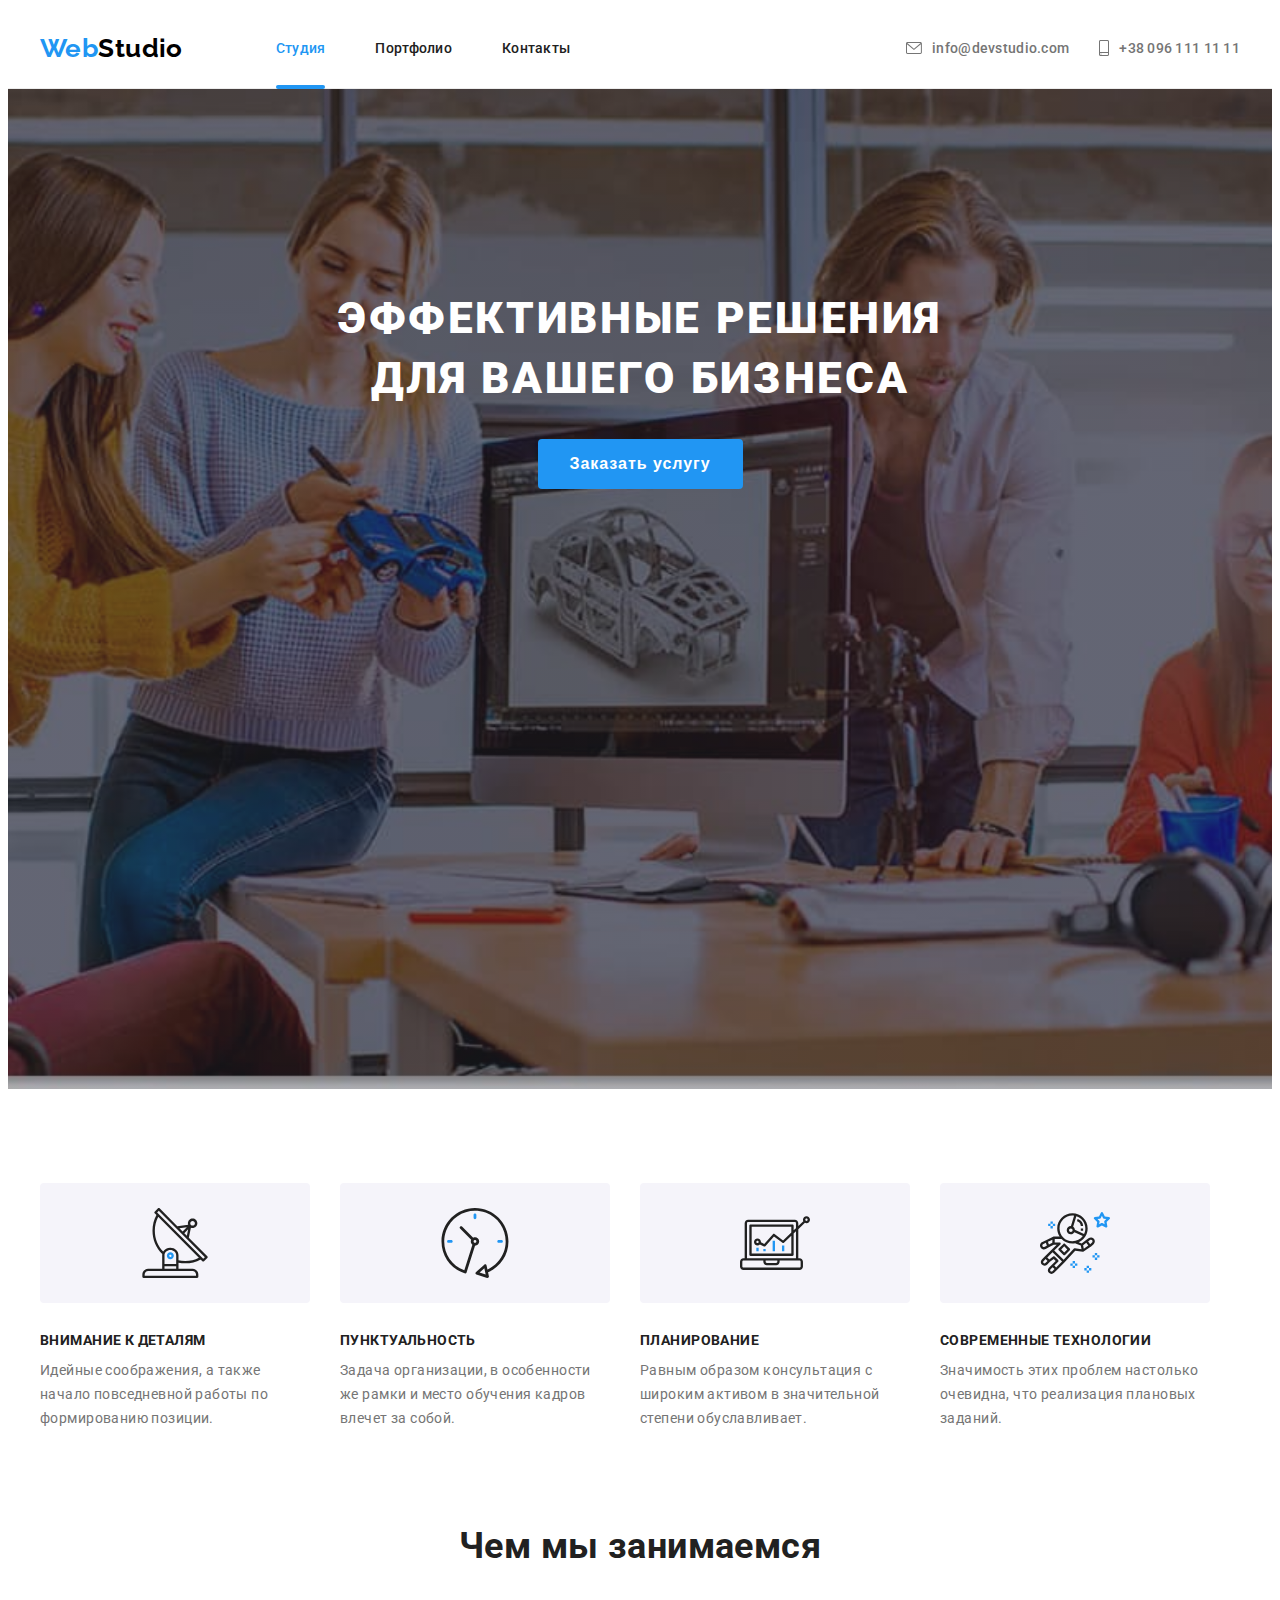
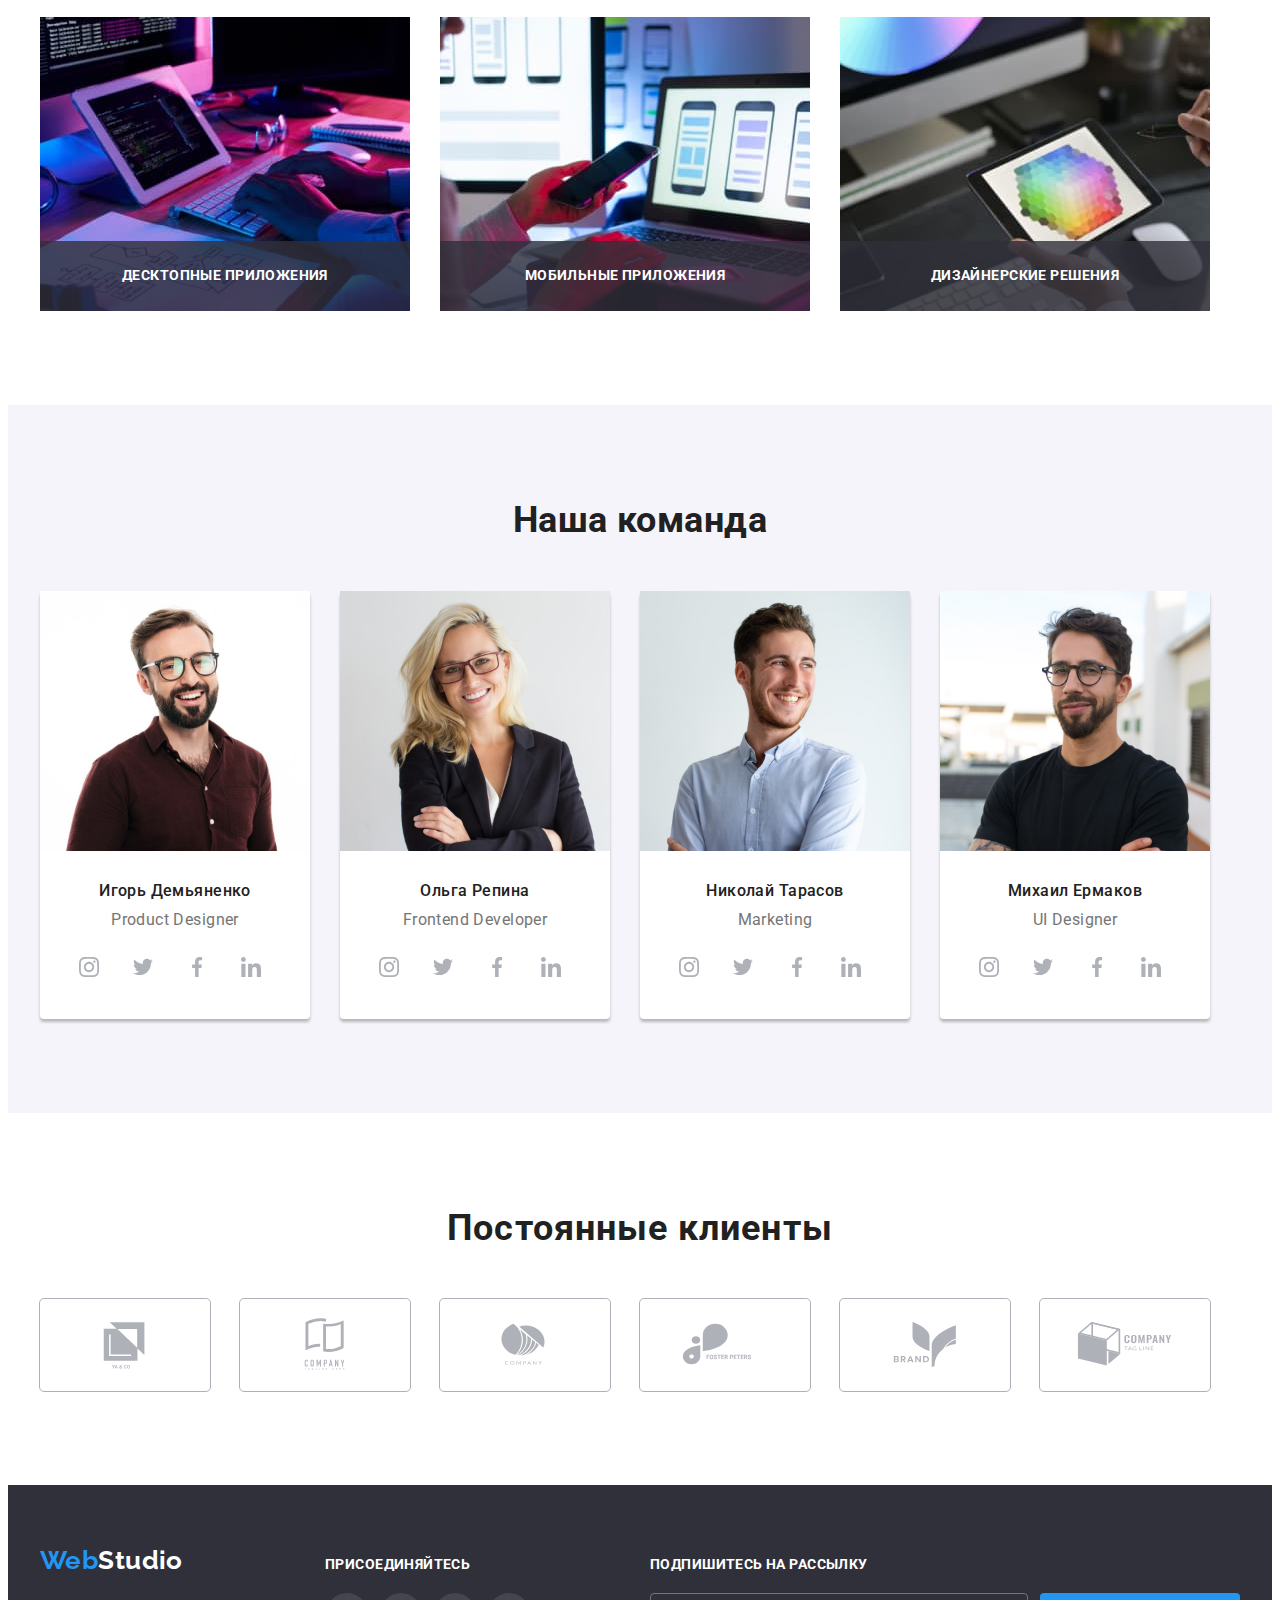
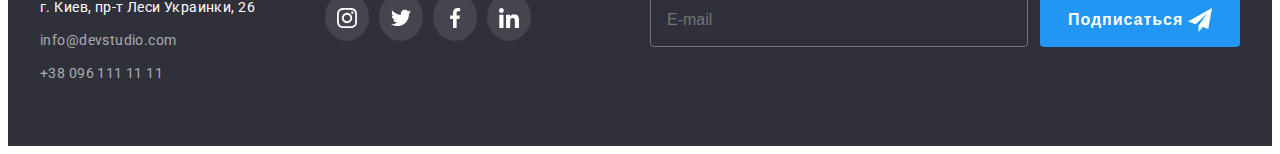
<file: index.html>
<!DOCTYPE html>
<html lang="ru">
  <head>
    <meta charset="UTF-8" />
    <meta http-equiv="X-UA-Compatible" content="IE=edge" />
    <meta name="viewport" content="width=device-width, initial-scale=1.0" />
    <link rel="preconnect" href="https://fonts.googleapis.com" />
    <link rel="preconnect" href="https://fonts.gstatic.com" crossorigin />
    <link
      href="https://fonts.googleapis.com/css2?family=Raleway:wght@700&family=Roboto:wght@400;500;700;900&display=swap"
      rel="stylesheet"
    />
    <link
      rel="stylesheet"
      href="https://cdnjs.cloudflare.com/ajax/libs/modern-normalize/1.1.0/modern-normalize.min.css"
      integrity="sha512-wpPYUAdjBVSE4KJnH1VR1HeZfpl1ub8YT/NKx4PuQ5NmX2tKuGu6U/JRp5y+Y8XG2tV+wKQpNHVUX03MfMFn9Q=="
      crossorigin="anonymous"
      referrerpolicy="no-referrer"
    />
    <!-- <link rel="stylesheet" href="./styles/styles.css" /> -->
    <link rel="stylesheet" href="./css/main.min.css" />
    <title>WebStudio</title>
  </head>
  <body>
    <header class="header">
      <div class="container">
        <nav class="header-nav">
          <a href="./index.html" class="logo header-logo"
            ><span class="logo-web">Web</span>Studio</a
          >
          <ul class="list header-nav__list">
            <li class="header-nav__item">
              <a href="./index.html" class="link header-nav__link current">Студия</a>
            </li>
            <li class="header-nav__item">
              <a href="./portfolio.html" class="link header-nav__link">Портфолио</a>
            </li>
            <li class="header-nav__item"><a href="" class="link header-nav__link">Контакты</a></li>
          </ul>
        </nav>
        <ul class="list header-contacts__list">
          <li class="header-nav__item">
            <a href="mailto:info@devstudio.com" class="header-nav__link mail link">
              <svg class="header-icon envelope" width="16" height="12">
                <use href="./images/symbol-defs.svg#icon-envelope-1"></use>
              </svg>
              info@devstudio.com</a
            >
          </li>
          <li class="header-nav__item">
            <a href="tel:+380961111111" class="header-nav__link link tel">
              <svg class="header-icon smartphone" width="10" height="16">
                <use href="./images/symbol-defs.svg#icon-smartphone-1"></use></svg
              >+38 096 111 11 11</a
            >
          </li>
        </ul>
      </div>
    </header>

    <main>
      <!--Шапка-->
      <section class="hero section">
        <div class="container">
          <h1 class="hero__title">Эффективные решения для вашего бизнеса</h1>
          <button type="button" class="btn hero__btn" data-modal-open>Заказать услугу</button>
        </div>
      </section>

      <!--Особенности-->
      <section class="excell section">
        <div class="container">
          <h2 class="visually-hidden">Особенности</h2>
          <ul class="list excell__list">
            <li class="excell__item">
              <div class="excell__item--box">
                <svg class="excell__svg">
                  <use href="./images/symbol-defs.svg#icon-antenna-1-1"></use>
                </svg>
              </div>
              <h3 class="excell__title">Внимание к деталям</h3>
              <p class="excell__text">
                Идейные соображения, а также начало повседневной работы по формированию позиции.
              </p>
            </li>
            <li class="excell__item">
              <div class="excell__item--box">
                <svg class="excell__svg">
                  <use href="./images/symbol-defs.svg#icon-clock-1-1"></use>
                </svg>
              </div>
              <h3 class="excell__title">Пунктуальность</h3>
              <p class="excell__text">
                Задача организации, в особенности же рамки и место обучения кадров влечет за собой.
              </p>
            </li>
            <li class="excell__item">
              <div class="excell__item--box">
                <svg class="excell__svg">
                  <use href="./images/symbol-defs.svg#icon-diagram-1-1"></use>
                </svg>
              </div>
              <h3 class="excell__title">Планирование</h3>
              <p class="excell__text">
                Равным образом консультация с широким активом в значительной степени обуславливает.
              </p>
            </li>
            <li class="excell__item">
              <div class="excell__item--box">
                <svg class="excell__svg">
                  <use href="./images/symbol-defs.svg#icon-astronaut-1-1"></use>
                </svg>
              </div>
              <h3 class="excell__title">Современные технологии</h3>
              <p class="excell__text">
                Значимость этих проблем настолько очевидна, что реализация плановых заданий.
              </p>
            </li>
          </ul>
        </div>
      </section>

      <!--Чем мы занимаемся-->
      <section class="about section">
        <div class="container">
          <h2 class="about__title">Чем мы занимаемся</h2>
          <ul class="list about__list">
            <li class="about__item">
              <img class="about__img" src="./images/box1.jpg" alt="Картинка 1" width="370" />
              <div class="about__img--box">
                <h3 class="about__img--text">Десктопные приложения</h3>
              </div>
            </li>
            <li class="about__item">
              <img class="about__img" src="./images/box2.jpg" alt="Картинка 2" width="370" />
              <div class="about__img--box">
                <h3 class="about__img--text">Мобильные приложения</h3>
              </div>
            </li>
            <li class="about__item">
              <img class="about__img" src="./images/box3.jpg" alt="Картинка 3" width="370" />
              <div class="about__img--box">
                <h3 class="about__img--text">Дизайнерские решения</h3>
              </div>
            </li>
          </ul>
        </div>
      </section>

      <!--Наша команда-->
      <section class="team section">
        <div class="container">
          <h2 class="team__title">Наша команда</h2>
          <ul class="team__list list">
            <li class="team__item">
              <img
                src="./images/team_member1.jpg"
                alt="Фото Игорь Демьяненко"
                class="team__img"
                width="270"
              />
              <h3 class="team__name">Игорь Демьяненко</h3>
              <p class="team__prof">Product Designer</p>
              <ul class="team__soc-list">
                <li class="team-social-item">
                  <a href="" class="team-social-link">
                    <svg class="team-social-icon" width="20" height="20">
                      <use href="./images/symbol-defs.svg#icon-instagram"></use>
                    </svg>
                  </a>
                </li>
                <li class="team-social-item">
                  <a href="" class="team-social-link">
                    <svg class="team-social-icon" width="20" height="20">
                      <use href="./images/symbol-defs.svg#icon-twitter"></use>
                    </svg>
                  </a>
                </li>
                <li class="team-social-item">
                  <a href="" class="team-social-link">
                    <svg class="team-social-icon" width="20" height="20">
                      <use href="./images/symbol-defs.svg#icon-facebook"></use>
                    </svg>
                  </a>
                </li>
                <li class="team-social-item">
                  <a href="" class="team-social-link">
                    <svg class="team-social-icon" width="20" height="20">
                      <use href="./images/symbol-defs.svg#icon-linkedin"></use>
                    </svg>
                  </a>
                </li>
              </ul>
            </li>
            <li class="team__item">
              <img
                src="./images/team_member2.jpg"
                alt="Фото Ольга Репина"
                class="team__img"
                width="270"
              />
              <h3 class="team__name">Ольга Репина</h3>
              <p class="team__prof">Frontend Developer</p>
              <ul class="team__soc-list">
                <li class="team-social-item">
                  <a href="" class="team-social-link">
                    <svg class="team-social-icon" width="20" height="20">
                      <use href="./images/symbol-defs.svg#icon-instagram"></use>
                    </svg>
                  </a>
                </li>
                <li class="team-social-item">
                  <a href="" class="team-social-link">
                    <svg class="team-social-icon" width="20" height="20">
                      <use href="./images/symbol-defs.svg#icon-twitter"></use>
                    </svg>
                  </a>
                </li>
                <li class="team-social-item">
                  <a href="" class="team-social-link">
                    <svg class="team-social-icon" width="20" height="20">
                      <use href="./images/symbol-defs.svg#icon-facebook"></use>
                    </svg>
                  </a>
                </li>
                <li class="team-social-item">
                  <a href="" class="team-social-link">
                    <svg class="team-social-icon" width="20" height="20">
                      <use href="./images/symbol-defs.svg#icon-linkedin"></use>
                    </svg>
                  </a>
                </li>
              </ul>
            </li>
            <li class="team__item">
              <img
                src="./images/team_member3.jpg"
                alt="Фото Николай Тарасов"
                class="team__img"
                width="270"
              />
              <h3 class="team__name">Николай Тарасов</h3>
              <p class="team__prof">Marketing</p>
              <ul class="team__soc-list">
                <li class="team-social-item">
                  <a href="" class="team-social-link">
                    <svg class="team-social-icon" width="20" height="20">
                      <use href="./images/symbol-defs.svg#icon-instagram"></use>
                    </svg>
                  </a>
                </li>
                <li class="team-social-item">
                  <a href="" class="team-social-link">
                    <svg class="team-social-icon" width="20" height="20">
                      <use href="./images/symbol-defs.svg#icon-twitter"></use>
                    </svg>
                  </a>
                </li>
                <li class="team-social-item">
                  <a href="" class="team-social-link">
                    <svg class="team-social-icon" width="20" height="20">
                      <use href="./images/symbol-defs.svg#icon-facebook"></use>
                    </svg>
                  </a>
                </li>
                <li class="team-social-item">
                  <a href="" class="team-social-link">
                    <svg class="team-social-icon" width="20" height="20">
                      <use href="./images/symbol-defs.svg#icon-linkedin"></use>
                    </svg>
                  </a>
                </li>
              </ul>
            </li>
            <li class="team__item">
              <img
                src="./images/team_member4.jpg"
                alt="Фото Михаил Ермаков"
                class="team__img"
                width="270"
              />
              <h3 class="team__name">Михаил Ермаков</h3>
              <p class="team__prof">UI Designer</p>
              <ul class="team__soc-list">
                <li class="team-social-item">
                  <a href="" class="team-social-link">
                    <svg class="team-social-icon" width="20" height="20">
                      <use href="./images/symbol-defs.svg#icon-instagram"></use>
                    </svg>
                  </a>
                </li>
                <li class="team-social-item">
                  <a href="" class="team-social-link">
                    <svg class="team-social-icon" width="20" height="20">
                      <use href="./images/symbol-defs.svg#icon-twitter"></use>
                    </svg>
                  </a>
                </li>
                <li class="team-social-item">
                  <a href="" class="team-social-link">
                    <svg class="team-social-icon" width="20" height="20">
                      <use href="./images/symbol-defs.svg#icon-facebook"></use>
                    </svg>
                  </a>
                </li>
                <li class="team-social-item">
                  <a href="" class="team-social-link">
                    <svg class="team-social-icon" width="20" height="20">
                      <use href="./images/symbol-defs.svg#icon-linkedin"></use>
                    </svg>
                  </a>
                </li>
              </ul>
            </li>
          </ul>
        </div>
      </section>

      <section class="clients section">
        <div class="container">
          <h2 class="clients__title">Постоянные клиенты</h2>
          <div>
            <ul class="clients__list list">
              <li class="clients__item">
                <a href="" class="clients__link">
                  <svg class="client__logo" width="106" height="60">
                    <use href="./images/symbol-defs.svg#icon-client1-1"></use>
                  </svg>
                </a>
              </li>
              <li class="clients__item">
                <a href="" class="clients__link">
                  <svg class="client__logo" width="106" height="60">
                    <use href="./images/symbol-defs.svg#icon-client2-1"></use>
                  </svg>
                </a>
              </li>
              <li class="clients__item">
                <a href="" class="clients__link">
                  <svg class="client__logo" width="106" height="60">
                    <use href="./images/symbol-defs.svg#icon-client3-1"></use>
                  </svg>
                </a>
              </li>
              <li class="clients__item">
                <a href="" class="clients__link">
                  <svg class="client__logo" width="106" height="60">
                    <use href="./images/symbol-defs.svg#icon-client4-1"></use>
                  </svg>
                </a>
              </li>
              <li class="clients__item">
                <a href="" class="clients__link">
                  <svg class="client__logo" width="106" height="60">
                    <use href="./images/symbol-defs.svg#icon-client5-1"></use>
                  </svg>
                </a>
              </li>
              <li class="clients__item">
                <a href="" class="clients__link">
                  <svg class="client__logo" width="106" height="60">
                    <use href="./images/symbol-defs.svg#icon-client6-1"></use>
                  </svg>
                </a>
              </li>
            </ul>
          </div>
        </div>
      </section>
    </main>

    <footer class="footer">
      <div class="container footer-cont">
        <div>
          <a href="./index.html" class="footer-logo"><span class="logo-web">Web</span>Studio</a>
          <address class="address">
            <ul class="list">
              <li class="location">г. Киев, пр-т Леси Украинки, 26</li>
              <li>
                <a href="mailto:info@devstudio.com" class="footer__link link">info@devstudio.com</a>
              </li>
              <li><a href="tel:+380961111111" class="footer__link link">+38 096 111 11 11</a></li>
            </ul>
          </address>
        </div>
        <div class="footer__soc-cont">
          <p class="footer__soc-text">присоединяйтесь</p>
          <div>
            <ul class="footer__soc-list">
              <li class="footer__soc-item">
                <a href="" class="footer__soc-link">
                  <svg class="footer__soc-icon" width="20" height="20">
                    <use href="./images/symbol-defs.svg#icon-instagram"></use>
                  </svg>
                </a>
              </li>
              <li class="footer__soc-item">
                <a href="" class="footer__soc-link">
                  <svg class="footer__soc-icon" width="20" height="20">
                    <use href="./images/symbol-defs.svg#icon-twitter"></use>
                  </svg>
                </a>
              </li>
              <li class="footer__soc-item">
                <a href="" class="footer__soc-link">
                  <svg class="footer__soc-icon" width="20" height="20">
                    <use href="./images/symbol-defs.svg#icon-facebook"></use>
                  </svg>
                </a>
              </li>
              <li class="footer__soc-item">
                <a href="" class="footer__soc-link">
                  <svg class="footer__soc-icon" width="20" height="20">
                    <use href="./images/symbol-defs.svg#icon-linkedin"></use>
                  </svg>
                </a>
              </li>
            </ul>
          </div>
        </div>
        <div class="footer__form-cont">
          <p class="footer__soc-text">Подпишитесь на рассылку</p>
          <form class="footer__form">
            <input
              type="email"
              name="footer-email"
              id="footer-email"
              placeholder="E-mail"
              class="footer__input"
            />
            <button type="submit" class="btn footer__btn">
              Подписаться
              <svg class="footer__btn--icon" width="24" height="24">
                <use href="./images/symbol-defs.svg#icon-send"></use>
              </svg>
            </button>
          </form>
        </div>
      </div>
    </footer>

    <div class="backdrop is-hidden" data-modal>
      <div class="modal">
        <button type="button" class="modal__close-btn" data-modal-close>
          <svg width="18" height="18">
            <use href="./images/symbol-defs.svg#icon-close-icon"></use>
          </svg>
        </button>
        <p class="modal__title">Оставьте свои данные, мы вам перезвоним</p>
        <form class="modal__form">
          <div class="modal__field">
            <label for="user-name" class="modal-label">Имя</label>
            <div class="input-wrap">
              <input type="text" class="modal-input" name="user-name" id="user-name" required />
              <svg class="modal-icon" width="18" height="18">
                <use href="./images/symbol-defs.svg#icon-person-black"></use>
              </svg>
            </div>
          </div>
          <div class="modal__field">
            <label for="user-tel" class="modal-label">Телефон</label>
            <div class="input-wrap">
              <input type="tel" class="modal-input" name="user-tel" id="user-tel" required />
              <svg class="modal-icon" width="18" height="18">
                <use href="./images/symbol-defs.svg#icon-phone-black"></use>
              </svg>
            </div>
          </div>
          <div class="modal__field">
            <label for="user-email" class="modal-label">Почта</label>
            <div class="input-wrap">
              <input type="email" class="modal-input" name="user-email" id="user-email" required />
              <svg class="modal-icon" width="18" height="18">
                <use href="./images/symbol-defs.svg#icon-email-black"></use>
              </svg>
            </div>
          </div>
          <div class="modal__field">
            <label for="user-comment" class="modal-label">Комментарий</label
            ><textarea
              name="user-comment"
              id="user-comment"
              class="modal-comment"
              placeholder="Введите текст"
            ></textarea>
          </div>

          <div class="modal__field">
            <input
              type="checkbox"
              name="privacy"
              value="true"
              class="modal-check visually-hidden"
              id="privacy"
            />
            <label for="privacy" class="check-text"
              >Соглашаюсь с рассылкой и принимаю
              <a href="" class="modal-terms">Условия договора</a></label
            >
          </div>
          <button type="submit" class="modal__btn">Отправить</button>
        </form>
      </div>
    </div>
    <script src="./js/modal.js"></script>
  </body>
</html>
</file>
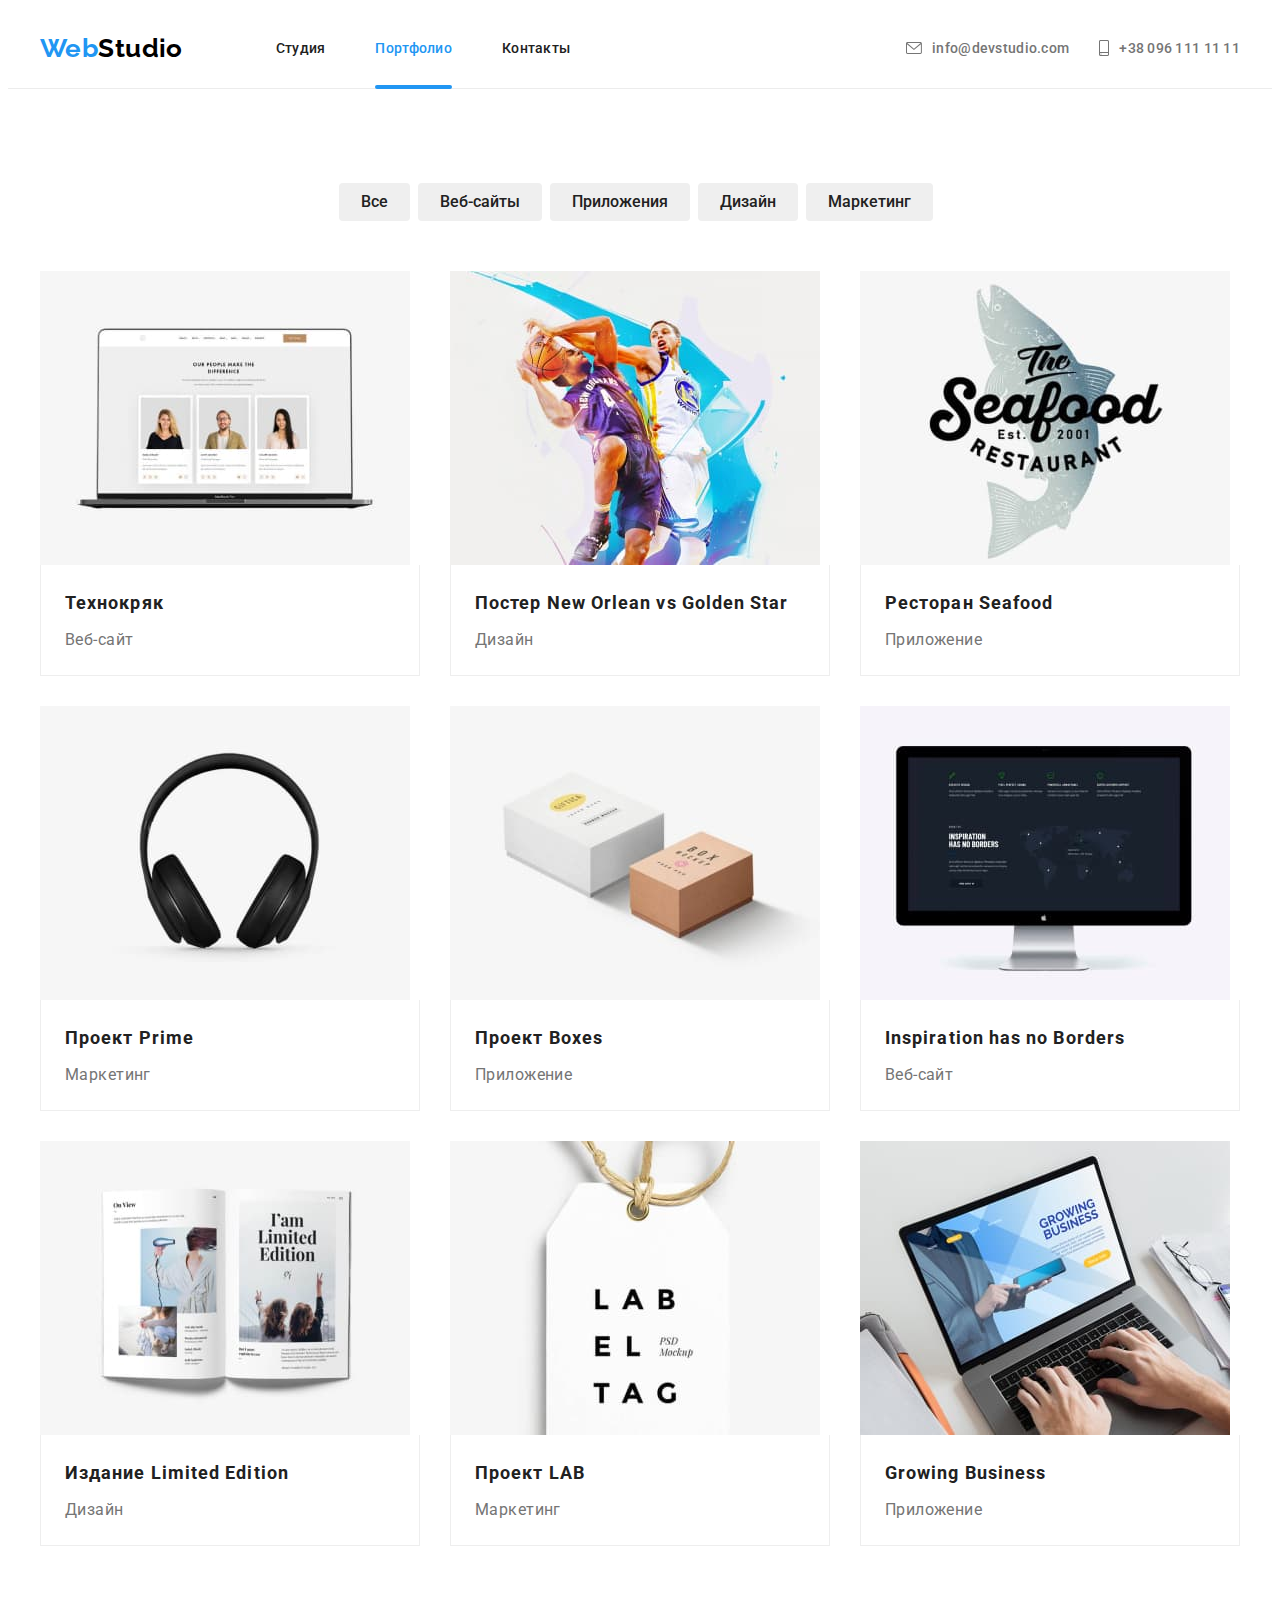
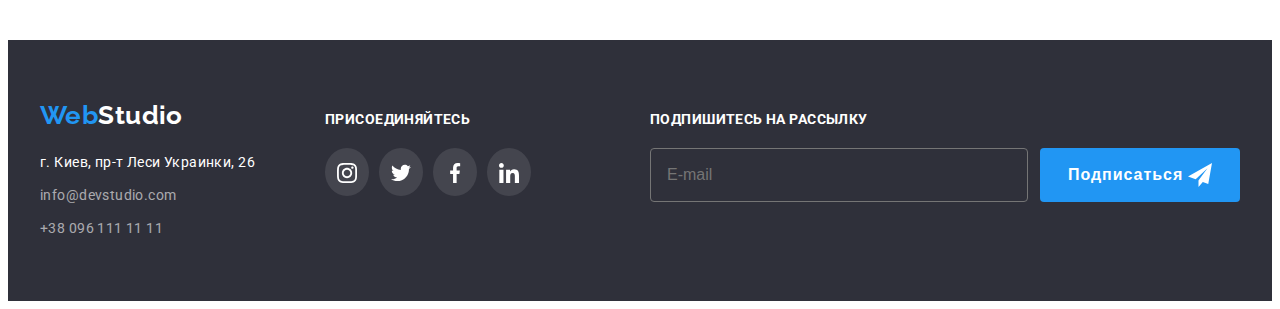
<file: portfolio.html>
<!DOCTYPE html>
<html lang="ru">
  <head>
    <meta charset="UTF-8" />
    <meta http-equiv="X-UA-Compatible" content="IE=edge" />
    <meta name="viewport" content="width=device-width, initial-scale=1.0" />
    <link rel="preconnect" href="https://fonts.googleapis.com" />
    <link rel="preconnect" href="https://fonts.gstatic.com" crossorigin />
    <link
      href="https://fonts.googleapis.com/css2?family=Raleway:wght@700&family=Roboto:wght@400;500;700;900&display=swap"
      rel="stylesheet"
    />
    <link
      rel="stylesheet"
      href="https://cdnjs.cloudflare.com/ajax/libs/modern-normalize/1.1.0/modern-normalize.min.css"
      integrity="sha512-wpPYUAdjBVSE4KJnH1VR1HeZfpl1ub8YT/NKx4PuQ5NmX2tKuGu6U/JRp5y+Y8XG2tV+wKQpNHVUX03MfMFn9Q=="
      crossorigin="anonymous"
      referrerpolicy="no-referrer"
    />
    <!-- <link rel="stylesheet" href="./styles/styles.css" /> -->
    <link rel="stylesheet" href="./css/main.min.css" />
    <title>WebStudio</title>
  </head>
  <body>
    <header class="header">
      <div class="container">
        <nav class="header-nav">
          <a href="./index.html" class="logo header-logo"><span class="logo-web">Web</span>Studio</a>
          <ul class="list header-nav__list">
            <li class="header-nav__item">
              <a href="./index.html" class="link header-nav__link">Студия</a>
            </li>
            <li class="header-nav__item">
              <a href="./portfolio.html" class="link header-nav__link current">Портфолио</a>
            </li>
            <li class="header-nav__item"><a href="" class="link header-nav__link">Контакты</a></li>
          </ul>
        </nav>
        <ul class="list header-contacts__list">
          <li class="header-nav__item">
            <a href="mailto:info@devstudio.com" class="header-nav__link mail link">
              <svg class="header-icon envelope" width="16" height="12">
                <use href="./images/symbol-defs.svg#icon-envelope-1"></use>
              </svg>
              info@devstudio.com</a
            >
          </li>
          <li class="header-nav__item">
            <a href="tel:+380961111111" class="header-nav__link link tel">
              <svg class="header-icon smartphone" width="10" height="16">
                <use href="./images/symbol-defs.svg#icon-smartphone-1"></use></svg
              >+38 096 111 11 11</a
            >
          </li>
        </ul>
      </div>
    </header>

    <main>
      <section class="section projects">
        <div class="container">
      <h1 class="visually-hidden">Наши проэкты</h1>
          <!--Filters-->
          <ul class="list filters-btns">
            <li><button type="button" class="portf-btn">Все</button></li>
            <li><button type="button" class="portf-btn">Веб-сайты</button></li>
            <li><button type="button" class="portf-btn">Приложения</button></li>
            <li><button type="button" class="portf-btn">Дизайн</button></li>
            <li><button type="button" class="portf-btn">Маркетинг</button></li>
          </ul>
          <!--Projects-->
          <ul class="list projects__list">
            <li class="projects__item">
              <a href class="project-link link">
                <div class="projects-img-cont">
                  <img
                    class="projects-img"
                    src="./images/portfolio/img-1.jpg"
                    alt="Картинка"
                    width="370"
                  />
                  <p class="projects-hide-text">
                    Ресурс предлагает комплексные предложения с разным уровнем функционала и
                    сервисов. Все это позволит посетителю получить исчерпывающие сведения о компании
                    или частном лице.
                  </p>
                </div>
                <div class="projects-item-text">
                  <h2 class="projects-title">Технокряк</h2>
                  <p class="projects-type">Веб-сайт</p>
                </div>
              </a>
            </li>
            <li class="projects__item">
              <a href class="project-link link">
                <div class="projects-img-cont">
                  <img
                    class="projects-img"
                    src="./images/portfolio/img-2.jpg"
                    alt="Картинка"
                    width="370"
                  />
                  <p class="projects-hide-text">
                    Ресурс предлагает комплексные предложения с разным уровнем функционала и
                    сервисов. Все это позволит посетителю получить исчерпывающие сведения о компании
                    или частном лице.
                  </p>
                </div>
                <div class="projects-item-text">
                  <h2 class="projects-title">Постер New Orlean vs Golden Star</h2>
                  <p class="projects-type">Дизайн</p>
                </div>
              </a>
            </li>
            <li class="projects__item">
              <a href class="project-link link">
                <div class="projects-img-cont">
                  <img
                    class="projects-img"
                    src="./images/portfolio/img-3.jpg"
                    alt="Картинка"
                    width="370"
                  />
                  <p class="projects-hide-text">
                    Ресурс предлагает комплексные предложения с разным уровнем функционала и
                    сервисов. Все это позволит посетителю получить исчерпывающие сведения о компании
                    или частном лице.
                  </p>
                </div>
                <div class="projects-item-text">
                  <h2 class="projects-title">Ресторан Seafood</h2>
                  <p class="projects-type">Приложение</p>
                </div>
              </a>
            </li>
            <li class="projects__item">
              <a href class="project-link link">
                <div class="projects-img-cont">
                  <img
                    class="projects-img"
                    src="./images/portfolio/img-4.jpg"
                    alt="Картинка"
                    width="370"
                  />
                  <p class="projects-hide-text">
                    Ресурс предлагает комплексные предложения с разным уровнем функционала и
                    сервисов. Все это позволит посетителю получить исчерпывающие сведения о компании
                    или частном лице.
                  </p>
                </div>
                <div class="projects-item-text">
                  <h2 class="projects-title">Проект Prime</h2>
                  <p class="projects-type">Маркетинг</p>
                </div>
              </a>
            </li>
            <li class="projects__item">
              <a href class="project-link link">
                <div class="projects-img-cont">
                  <img
                    class="projects-img"
                    src="./images/portfolio/img-5.jpg"
                    alt="Картинка"
                    width="370"
                  />
                  <p class="projects-hide-text">
                    Ресурс предлагает комплексные предложения с разным уровнем функционала и
                    сервисов. Все это позволит посетителю получить исчерпывающие сведения о компании
                    или частном лице.
                  </p>
                </div>
                <div class="projects-item-text">
                  <h2 class="projects-title">Проект Boxes</h2>
                  <p class="projects-type">Приложение</p>
                </div>
              </a>
            </li>
            <li class="projects__item">
              <a href class="project-link link">
                <div class="projects-img-cont">
                  <img
                    class="projects-img"
                    src="./images/portfolio/img-6.jpg"
                    alt="Картинка"
                    width="370"
                  />
                  <p class="projects-hide-text">
                    Ресурс предлагает комплексные предложения с разным уровнем функционала и
                    сервисов. Все это позволит посетителю получить исчерпывающие сведения о компании
                    или частном лице.
                  </p>
                </div>
                <div class="projects-item-text">
                  <h2 class="projects-title">Inspiration has no Borders</h2>
                  <p class="projects-type">Веб-сайт</p>
                </div>
              </a>
            </li>
            <li class="projects__item">
              <a href class="project-link link">
                <div class="projects-img-cont">
                  <img
                    class="projects-img"
                    src="./images/portfolio/img-7.jpg"
                    alt="Картинка"
                    width="370"
                  />
                  <p class="projects-hide-text">
                    Ресурс предлагает комплексные предложения с разным уровнем функционала и
                    сервисов. Все это позволит посетителю получить исчерпывающие сведения о компании
                    или частном лице.
                  </p>
                </div>
                <div class="projects-item-text">
                  <h2 class="projects-title">Издание Limited Edition</h2>
                  <p class="projects-type">Дизайн</p>
                </div>
              </a>
            </li>
            <li class="projects__item">
              <a href class="project-link link">
                <div class="projects-img-cont">
                  <img
                    class="projects-img"
                    src="./images/portfolio/img-8.jpg"
                    alt="Картинка"
                    width="370"
                  />
                  <p class="projects-hide-text">
                    Ресурс предлагает комплексные предложения с разным уровнем функционала и
                    сервисов. Все это позволит посетителю получить исчерпывающие сведения о компании
                    или частном лице.
                  </p>
                </div>
                <div class="projects-item-text">
                  <h2 class="projects-title">Проект LAB</h2>
                  <p class="projects-type">Маркетинг</p>
                </div>
              </a>
            </li>
            <li class="projects__item">
              <a href="" class="project-link link">
                <div class="projects-img-cont">
                  <img
                    class="projects-img"
                    src="./images/portfolio/img-9.jpg"
                    alt="Картинка"
                    width="370"
                  />
                  <p class="projects-hide-text">
                    Ресурс предлагает комплексные предложения с разным уровнем функционала и
                    сервисов. Все это позволит посетителю получить исчерпывающие сведения о компании
                    или частном лице.
                  </p>
                </div>
                <div class="projects-item-text">
                  <h2 class="projects-title">Growing Business</h2>
                  <p class="projects-type">Приложение</p>
                </div>
              </a>
            </li>
          </ul>
        </div>
      </section>
    </main>

    <footer class="footer">
      <div class="container footer-cont">
        <div>
          <a href="./index.html" class="footer-logo"><span class="logo-web">Web</span>Studio</a>
          <address class="address">
            <ul class="list">
              <li class="location">г. Киев, пр-т Леси Украинки, 26</li>
              <li>
                <a href="mailto:info@devstudio.com" class="footer__link link">info@devstudio.com</a>
              </li>
              <li><a href="tel:+380961111111" class="footer__link link">+38 096 111 11 11</a></li>
            </ul>
          </address>
        </div>
        <div class="footer__soc-cont">
          <p class="footer__soc-text">присоединяйтесь</p>
          <div>
            <ul class="footer__soc-list">
              <li class="footer__soc-item">
                <a href="" class="footer__soc-link">
                  <svg class="footer__soc-icon" width="20" height="20">
                    <use href="./images/symbol-defs.svg#icon-instagram"></use>
                  </svg>
                </a>
              </li>
              <li class="footer__soc-item">
                <a href="" class="footer__soc-link">
                  <svg class="footer__soc-icon" width="20" height="20">
                    <use href="./images/symbol-defs.svg#icon-twitter"></use>
                  </svg>
                </a>
              </li>
              <li class="footer__soc-item">
                <a href="" class="footer__soc-link">
                  <svg class="footer__soc-icon" width="20" height="20">
                    <use href="./images/symbol-defs.svg#icon-facebook"></use>
                  </svg>
                </a>
              </li>
              <li class="footer__soc-item">
                <a href="" class="footer__soc-link">
                  <svg class="footer__soc-icon" width="20" height="20">
                    <use href="./images/symbol-defs.svg#icon-linkedin"></use>
                  </svg>
                </a>
              </li>
            </ul>
          </div>
        </div>
        <div class="footer__form-cont">
          <p class="footer__soc-text">Подпишитесь на рассылку</p>
          <form class="footer__form">
            <input
              type="email"
              name="footer-email"
              id="footer-email"
              placeholder="E-mail"
              class="footer__input"
            />
            <button type="submit" class="btn footer__btn">
              Подписаться
              <svg class="footer__btn--icon" width="24" height="24">
                <use href="./images/symbol-defs.svg#icon-send"></use>
              </svg>
            </button>
          </form>
        </div>
      </div>
    </footer>

  </body>
</html>
</file>
<file: styles/styles.css>
:root {
  --main-text-color: #212121;
  --secondary-text-color: #757575;
  --accent-color: #2196f3;
  --white-text-color: #ffffff;
  --black-color: #000000;
  --white-color: #ffffff;
  --section-grey-color: #f5f4fa;
  --footer-color: #2f303a;
  --svg-color: #afb1b8;
  --timing-function: cubic-bezier(0.4, 0, 0.2, 1);
}

p,
h1,
h2,
h3,
h4,
h5,
h6 {
  margin: 0;
}

ul,
ol {
  margin: 0;
  padding: 0;
  list-style: none;
}

button {
  cursor: pointer;
}

img {
  display: block;
}

body {
  font-family: 'Roboto', sans-serif;
  letter-spacing: 0.03em;
  font-size: 14px;
  background-color: var(--white-color);
  color: var(--main-text-color);
}

.container {
  width: 1200px;
  margin: 0 auto;
  padding-left: 15px;
  padding-right: 15px;
  /* outline: 1px solid red; */
}

.header-logo,
.footer-logo {
  text-decoration: none;
}

.link {
  text-decoration: none;
}

.link:hover,
.link:focus {
  color: var(--accent-color);
}

.section {
  padding: 94px 0;
}

address {
  font-style: normal;
}

.visually-hidden {
  position: absolute;
  white-space: nowrap;
  width: 1px;
  height: 1px;
  overflow: hidden;
  border: 0;
  padding: 0;
  clip: rect(0 0 0 0);
  clip-path: inset(50%);
  margin: -1px;
}

/* --------------------------------header------------------------------- */

.header {
  border-bottom: 1px solid #ececec;
}

.header .container {
  display: flex;
}

.header-nav {
  display: flex;
  align-items: center;
}

.header-nav__list {
  display: flex;
}

.header-nav .header-nav__item + .header-nav__item {
  margin-left: 50px;
}

.header-nav .link {
  display: block;
  padding: 32px 0;
}

.header-contacts__list {
  display: flex;
  margin-left: auto;
}

.tel {
  margin-left: 30px;
}

.header-nav__link {
  display: flex;
  align-items: center;
  font-weight: 500;
  line-height: 16px;
  letter-spacing: 0.02em;
  color: var(--main-text-color);
  display: flex;
  padding: 32px 0;
  position: relative;
  transition: color 250ms var(--timing-function);
}

.header-nav__link.current:after {
  content: '';
  position: absolute;
  width: 100%;
  height: 4px;
  background-color: var(--accent-color);
  border-radius: 2px;
  left: 0;
  bottom: 0;
  margin-bottom: -1px;
}

.current {
  color: var(--accent-color);
}

.header-logo {
  font-family: 'Raleway', sans-serif;
  font-style: normal;
  font-weight: 700;
  font-size: 26px;
  line-height: 1.19;
  color: var(--black-color);
  margin-right: 93px;
}

.header-icon {
  margin-right: 10px;
  fill: currentColor;
}

.tel:hover .smartphone,
.tel:focus .smartphone {
  fill: var(--accent-color);
}

.mail:hover .envelope,
.mail:focus .envelope {
  fill: var(--accent-color);
}

.logo-web {
  color: var(--accent-color);
}

.mail,
.tel {
  color: var(--secondary-text-color);
}

/* --------------------------------hero------------------------------- */

.hero {
  background-color: #c4c4c4;
  padding: 200px 0;
  text-align: center;
  max-width: 1600px;
  height: 600px;
  margin: 0 auto;
  background-image: linear-gradient(rgba(47, 48, 58, 0.4), rgba(47, 48, 58, 0.4)),
    url(../images/hero-bg.jpg);
  background-repeat: no-repeat;
  background-position: center;
  background-size: cover;
}

.hero__title {
  font-weight: 900;
  font-size: 44px;
  line-height: 1.36;
  letter-spacing: 0.06em;
  text-transform: uppercase;
  color: var(--white-text-color);
  width: 696px;
  height: 120px;
  margin: auto;
}

.hero__btn {
  font-weight: 700;
  font-size: 16px;
  line-height: 1.87;
  letter-spacing: 0.06em;
  color: var(--white-text-color);
  background-color: var(--accent-color);
  padding: 10px 32px;
  border: none;
  border-radius: 4px;
  margin-top: 30px;
  transition: background-color 250ms var(--timing-function);
}

.hero__btn:hover,
.hero__btn:focus {
  background-color: #188ce8;
}

/* --------------------------------excell------------------------------- */

.excell__item--box {
  display: flex;
  width: 270px;
  height: 120px;
  justify-content: center;
  align-items: center;
  background-color: #f5f4fa;
  border-radius: 4px;
}

.excell__svg {
  width: 70px;
  height: 70px;
}

.excell__list {
  display: flex;
}

.excell__item {
  max-width: 270px;
}

.excell__item:not(:last-child) {
  margin-right: 30px;
}

.excell__title {
  font-size: 14px;
  font-weight: 700;
  line-height: 1.14;
  text-transform: uppercase;
  margin-bottom: 10px;
  margin-top: 30px;
}

.excell__text {
  line-height: 1.71;
  letter-spacing: 0.03em;
  color: var(--secondary-text-color);
}

/* --------------------------------about------------------------------- */

.about {
  padding-top: 0;
}

.about__title {
  font-weight: 700;
  font-size: 36px;
  line-height: 1.17;
  text-align: center;
  margin-bottom: 50px;
}

.about__list {
  display: flex;
  margin-left: -30px;
}
.about__item {
  margin-left: 30px;
  position: relative;
}

.about__img--text {
  font-weight: 700;
  font-size: 14px;
  line-height: 1.14;
  letter-spacing: 0.03em;
  text-transform: uppercase;
  color: #ffffff;
}

.about__img--box {
  position: absolute;
  bottom: 0;
  width: 100%;
  height: 70px;
  background-color: rgba(47, 48, 58, 0.8);
  display: flex;
  justify-content: center;
  align-items: center;
}

/* --------------------------------team------------------------------- */

.team {
  background-color: var(--section-grey-color);
}

.team__list {
  display: flex;
  margin-left: -30px;
}

.team__item {
  background-color: var(--white-color);
  margin-left: 30px;
  border-radius: 4px;
  box-shadow: 0 3px 3px rgb(0 0 0 / 25%);
}

.team__item:hover {
  box-shadow: 0 5px 5px rgb(0 0 0 / 25%);
}

.team__title {
  font-weight: 700;
  font-size: 36px;
  line-height: 1.17;
  text-align: center;
  margin-bottom: 50px;
}

.team__name {
  font-weight: 500;
  font-size: 16px;
  line-height: 1.19;
  text-align: center;
  margin-top: 30px;
  margin-bottom: 10px;
}

.team__prof {
  font-size: 16px;
  line-height: 1.19;
  text-align: center;
  color: var(--secondary-text-color);
  margin-bottom: 16px;
}

.team__soc-list {
  display: flex;
  justify-content: center;
  margin-bottom: 30px;
}

.team-social-item {
  width: 44px;
  height: 44px;
  margin-right: 10px;
}

.team-social-link {
  width: 100%;
  height: 100%;
  display: flex;
  justify-content: center;
  align-items: center;
}

.team-social-icon {
  fill: var(--svg-color);
  transition: fill 250ms var(--timing-function);
}

.team-social-link:focus .team-social-icon,
.team-social-link:hover .team-social-icon {
  fill: var(--white-color);
}

.team-social-item:hover,
.team-social-item:focus {
  background-color: var(--accent-color);
  border-radius: 50%;
}

/* --------------------------------clients------------------------------- */

.clients__title {
  font-weight: 700;
  font-size: 36px;
  line-height: 1.17;
  text-align: center;
  letter-spacing: 0.03em;
  color: var(--main-text-color);
  margin-bottom: 50px;
}

.clients__list {
  display: flex;
  max-width: 1170px;
  justify-content: space-between;
}

.clients__item {
  width: 170px;
  height: 92px;
}

.clients__link {
  display: flex;
  justify-content: center;
  align-items: center;
  width: 100%;
  height: 100%;
  outline: 1px solid var(--svg-color);
  border-radius: 4px;
}

.client__logo {
  fill: var(--svg-color);
  transition: fill 250ms var(--timing-function);
}

.clients__link:hover,
.clients__link:focus {
  outline: 1px solid var(--accent-color);
}

.clients__link:hover .client__logo,
.clients__link:focus .client__logo {
  fill: var(--accent-color);
}

/* --------------------------------footer------------------------------- */

.footer {
  background-color: var(--footer-color);
  padding: 60px 0;
}

.footer-cont {
  display: flex;
  align-items: baseline;
}

.footer-logo {
  font-family: 'Raleway', sans-serif;
  font-weight: 700;
  font-size: 26px;
  line-height: 1.19;
  color: var(--white-color);
  display: inline-block;
  margin-bottom: 20px;
}

.footer__soc-cont {
  margin-left: 70px;
}

.location {
  line-height: 1.71;
  color: var(--white-text-color);
}

.footer__link {
  line-height: 1.71;
  color: rgba(255, 255, 255, 0.6);
  display: block;
  margin-top: 9px;
  transition: color 250ms var(--timing-function);
}

.footer__soc-text {
  font-weight: 700;
  font-size: 14px;
  line-height: 1.14;
  letter-spacing: 0.03em;
  text-transform: uppercase;
  color: var(--white-text-color);
  margin-bottom: 20px;
}

.footer__soc-list {
  display: flex;
  /* justify-content: center; */
}

.footer__soc-item {
  display: flex;
  justify-content: center;
  align-items: center;
  width: 44px;
  height: 44px;
  margin-right: 10px;
  background-color: rgba(255, 255, 255, 0.1);
  border-radius: 50%;
  padding-top: 4px;
  transition: background-color 250ms var(--timing-function);
}

.footer__soc-icon {
  fill: var(--white-text-color);
}

.footer-social-item:focus,
.footer-social-item:hover {
  background-color: var(--accent-color);
}

.footer__form-cont {
  margin-left: auto;
}

.footer__form {
  display: flex;
}

.footer__input {
  background-color: var(--footer-color);
  width: 358px;
  height: 50px;
  border: 1px solid var(--secondary-text-color);
  border-radius: 4px;
  padding-left: 16px;
  color: var(--white-color);
  font-size: 16px;
  line-height: 1.25;
}

.footer__btn {
  font-weight: 700;
  font-size: 16px;
  line-height: 1.87;
  letter-spacing: 0.06em;
  color: var(--white-text-color);
  background-color: var(--accent-color);
  padding: 10px 28px;
  width: 200px;
  border: none;
  border-radius: 4px;
  transition: background-color 250ms var(--timing-function);
  display: flex;
  justify-content: space-between;
  align-items: center;
  margin-left: 12px;
}

.footer-btn:hover,
.footer-btn:focus {
  background-color: #188ce8;
}
/* 
.footer__btn--icon {
  margin-left: auto;
} */

/* --------------------------------portfolio------------------------------- */

.filters-btns {
  display: flex;
  justify-content: center;
}

.portf-btn {
  font-family: inherit;
  font-weight: 500;
  font-size: 16px;
  line-height: 1.62;
  text-align: center;
  color: var(--main-text-color);
  padding: 6px 22px;
  border: none;
  border-radius: 4px;
  margin-right: 8px;
  transition: color 250ms var(--timing-function);
  transition: background-color 250ms var(--timing-function);
}

.portf-btn:hover,
.portf-btn:focus {
  color: var(--white-color);
  background-color: var(--accent-color);
  box-shadow: 0px 3px 1px rgba(0, 0, 0, 0.1), 0px 1px 2px rgba(0, 0, 0, 0.08),
    0px 2px 2px rgba(0, 0, 0, 0.12);
  border-radius: 4px;
}

.projects-title {
  font-weight: 700;
  font-size: 18px;
  line-height: 2;
  letter-spacing: 0.06em;
  margin-bottom: 4px;
  color: var(--main-text-color);
}

.projects-type {
  font-size: 16px;
  line-height: 1.88;
  color: var(--secondary-text-color);
}

.projects__list {
  display: flex;
  flex-wrap: wrap;
  margin-top: 50px;
  margin-left: -30px;
  margin-bottom: -30px;
}

.projects__item {
  width: calc(100% / 3 - 30px);
  margin-left: 30px;
  margin-bottom: 30px;
}

.projects-img-cont {
  position: relative;
  overflow: hidden;
}

.projects-hide-text {
  font-size: 18px;
  line-height: 1.56;
  letter-spacing: 0.03em;
  color: var(--white-color);
  position: absolute;
  top: 0;
  background-color: rgba(33, 150, 243, 0.9);
  height: 100%;
  padding: 63px 24px;
  display: flex;
  text-align: center;
  align-items: center;
  transform: translateY(101%);
  transition: transform 250ms linear;
  transition-timing-function: var(--timing-function);
}

.project-link:hover .projects-hide-text,
.project-link:focus .projects-hide-text {
  transform: translateY(0);
}

.projects-item-text {
  padding: 20px 24px;
  border-bottom: 1px solid #eeeeee;
  border-left: 1px solid #eeeeee;
  border-right: 1px solid #eeeeee;
}

.project-link {
  display: block;
  transition: box-shadow 250ms var(--timing-function);
}

.project-link:hover,
.project-link:focus {
  box-shadow: 0px 4px 4px 0px rgba(0, 0, 0, 0.25);
}

/* -----------------modal-------------- */

.backdrop {
  width: 100vw;
  height: 100vh;
  background-color: rgba(0, 0, 0, 0.2);
  position: fixed;
  top: 0;
  transition: opacity 250ms, visibility 250ms;
}

.modal {
  width: 528px;
  min-height: 581px;
  background-color: rgba(255, 255, 255, 1);
  border-radius: 4px;
  padding: 40px;
  position: absolute;
  top: 50%;
  left: 50%;
  transform: translate(-50%, -50%) rotate(360deg) scale(1);
  transition: transform 500ms;
}

.backdrop.is-hidden .modal {
  transform: rotate(180deg) scale(0);
}

.modal__close-btn {
  width: 30px;
  height: 30px;
  border: 1px solid rgba(0, 0, 0, 0.1);
  border-radius: 50%;
  background-color: transparent;
  position: absolute;
  top: 0;
  right: 0;
  margin: 8px 8px 0 0;
  display: flex;
  align-items: center;
  justify-content: center;
  transition: box-shadow 250ms var(--timing-function);
  padding-top: 3px;
}

.modal__close-btn:hover,
.modal__close-btn:focus {
  fill: var(--accent-color);
  box-shadow: 0px 3px 1px rgba(0, 0, 0, 0.1), 0px 1px 2px rgba(0, 0, 0, 0.08),
    0px 2px 2px rgba(0, 0, 0, 0.12);
}

.is-hidden {
  visibility: hidden;
  opacity: 0;
  pointer-events: none;
}

.no-scroll {
  overflow: hidden;
}

.modal__title {
  font-weight: 700;
  font-size: 20px;
  line-height: 1.15;
  text-align: center;
  letter-spacing: 0.03em;
  color: var(--main-text-color);
  margin-bottom: 12px;
}

.modal__form {
  display: flex;
  flex-direction: column;
  align-items: center;
}

.modal__field {
  margin-bottom: 10px;
  width: 100%;
}

.input-wrap {
  position: relative;
}

.modal-icon {
  position: absolute;
  left: 12px;
  top: 50%;
  transform: translateY(-50%);
}

.modal-input {
  width: 100%;
  height: 40px;
  border: 1px solid rgba(33, 33, 33, 0.2);
  border-radius: 4px;
  padding-left: 42px;
  color: var(--main-text-color-);
  font-size: 16px;
  line-height: 1.25;
  transition: border 250ms var(--timing-function);
}

.modal-input:focus {
  border-color: var(--accent-color);
  outline: none;
}

.modal-input:focus + .modal-icon {
  fill: var(--accent-color);
}

.modal-label {
  font-size: 12px;
  line-height: 1.17;
  letter-spacing: 0.01em;
  color: var(--secondary-text-color);
  margin-bottom: 4px;
  display: block;
}

.modal-comment {
  width: 100%;
  height: 120px;
  border: 1px solid rgba(33, 33, 33, 0.2);
  border-radius: 4px;
  resize: none;
  padding: 12px 16px;
  transition: border 250ms var(--timing-function);
}

.modal-comment:focus {
  border: 1px solid var(--accent-color);
  outline: none;
}

.check-text {
  font-size: 14px;
  line-height: 1.71;
  letter-spacing: 0.03em;
  color: var(--main-text-color);
  display: flex;
  justify-content: center;
  align-items: center;
  margin-top: 20px;
}

.modal-terms {
  font-size: 14px;
  line-height: 1.71;
  letter-spacing: 0.03em;
  text-decoration-line: underline;
  color: var(--accent-color);
  padding-left: 1ex;
}

.modal-check:checked + .check-text::before {
  background-color: var(--accent-color);
  border: none;
  background-image: url(../images/check-mark.svg);
  background-repeat: no-repeat;
  background-position: center;
  transition: 250ms var(--timing-function);
}

.check-text::before {
  content: '';
  width: 16px;
  height: 15px;
  border: 2px solid var(--main-text-color);
  border-radius: 3px;
  margin-right: 5px;
}

.modal-check:focus + .check-text::before {
  border-color: var(--accent-color);
}

.modal__btn {
  font-weight: 700;
  font-size: 16px;
  line-height: 1.87;
  letter-spacing: 0.06em;
  color: var(--white-text-color);
  background-color: var(--accent-color);
  padding: 10px 55px;
  border: none;
  border-radius: 4px;
  margin-top: 30px;
  transition: background-color 250ms var(--timing-function);
  box-shadow: 0px 3px 1px rgba(0, 0, 0, 0.1), 0px 1px 2px rgba(0, 0, 0, 0.08),
    0px 2px 2px rgba(0, 0, 0, 0.12);
  width: 200px;
  transition: background-color 250ms var(--timing-function), box-shadow 250ms var(--timing-function);
}

.modal-btn:hover,
.modal-btn:focus {
  background-color: #188ce8;
}
</file>
<file: css/main.min.css>
p,h1,h2,h3,h4,h5,h6{margin:0}ul,ol{margin:0;padding:0;list-style:none}button{cursor:pointer}img{display:block}body{font-family:"Roboto",sans-serif;letter-spacing:.03em;font-size:14px;background-color:#fff;color:#212121}.container{width:1200px;margin:0 auto;padding-left:15px;padding-right:15px}.header-logo,.footer-logo{text-decoration:none}.link{text-decoration:none}.link:hover,.link:focus{color:#2196f3}.section{padding:94px 0}address{font-style:normal}.visually-hidden{position:absolute;white-space:nowrap;width:1px;height:1px;overflow:hidden;border:0;padding:0;clip:rect(0 0 0 0);-webkit-clip-path:inset(50%);clip-path:inset(50%);margin:-1px}.header{border-bottom:1px solid #ececec}.header .container{display:-webkit-box;display:-ms-flexbox;display:flex}.header-nav{display:-webkit-box;display:-ms-flexbox;display:flex;-webkit-box-align:center;-ms-flex-align:center;align-items:center}.header-nav__list{display:-webkit-box;display:-ms-flexbox;display:flex}.header-nav .header-nav__item+.header-nav__item{margin-left:50px}.header-nav .link{display:block;padding:32px 0}.header-contacts__list{display:-webkit-box;display:-ms-flexbox;display:flex;margin-left:auto}.tel{margin-left:30px}.header-nav__link{display:-webkit-box;display:-ms-flexbox;display:flex;-webkit-box-align:center;-ms-flex-align:center;align-items:center;font-weight:500;line-height:16px;letter-spacing:.02em;color:#212121;display:flex;padding:32px 0;position:relative;-webkit-transition:color 250ms cubic-bezier(0.4, 0, 0.2, 1);transition:color 250ms cubic-bezier(0.4, 0, 0.2, 1)}.header-nav__link.current:after{content:"";position:absolute;width:100%;height:4px;background-color:#2196f3;border-radius:2px;left:0;bottom:0;margin-bottom:-1px}.current{color:#2196f3}.header-logo{font-family:"Raleway",sans-serif;font-style:normal;font-weight:700;font-size:26px;line-height:1.19;color:#000;margin-right:93px}.header-icon{margin-right:10px;fill:currentColor}.tel:hover .smartphone,.tel:focus .smartphone{fill:#2196f3}.mail:hover .envelope,.mail:focus .envelope{fill:#2196f3}.logo-web{color:#2196f3}.mail,.tel{color:#757575}.hero{background-color:#c4c4c4;padding:200px 0;text-align:center;max-width:1600px;height:600px;margin:0 auto;background-image:-webkit-gradient(linear, left top, left bottom, from(rgba(47, 48, 58, 0.4)), to(rgba(47, 48, 58, 0.4))),url(../images/hero-bg.jpg);background-image:linear-gradient(rgba(47, 48, 58, 0.4), rgba(47, 48, 58, 0.4)),url(../images/hero-bg.jpg);background-repeat:no-repeat;background-position:center;background-size:cover}.hero__title{font-weight:900;font-size:44px;line-height:1.36;letter-spacing:.06em;text-transform:uppercase;color:#fff;width:696px;height:120px;margin:auto}.hero__btn{font-weight:700;font-size:16px;line-height:1.87;letter-spacing:.06em;color:#fff;background-color:#2196f3;padding:10px 32px;border:none;border-radius:4px;margin-top:30px;-webkit-transition:background-color 250ms cubic-bezier(0.4, 0, 0.2, 1);transition:background-color 250ms cubic-bezier(0.4, 0, 0.2, 1)}.hero__btn:hover,.hero__btn:focus{background-color:#188ce8}.excell__item--box{display:-webkit-box;display:-ms-flexbox;display:flex;width:270px;height:120px;-webkit-box-pack:center;-ms-flex-pack:center;justify-content:center;-webkit-box-align:center;-ms-flex-align:center;align-items:center;background-color:#f5f4fa;border-radius:4px}.excell__svg{width:70px;height:70px}.excell__list{display:-webkit-box;display:-ms-flexbox;display:flex}.excell__item{max-width:270px}.excell__item:not(:last-child){margin-right:30px}.excell__title{font-size:14px;font-weight:700;line-height:1.14;text-transform:uppercase;margin-bottom:10px;margin-top:30px;color:#212121}.excell__text{line-height:1.71;letter-spacing:.03em;color:#757575}.about{padding-top:0}.about__title{font-weight:700;font-size:36px;line-height:1.17;text-align:center;margin-bottom:50px}.about__list{display:-webkit-box;display:-ms-flexbox;display:flex;margin-left:-30px}.about__item{margin-left:30px;position:relative}.about__img--text{font-weight:700;font-size:14px;line-height:1.14;letter-spacing:.03em;text-transform:uppercase;color:#fff}.about__img--box{position:absolute;bottom:0;width:100%;height:70px;background-color:rgba(47,48,58,.8);display:-webkit-box;display:-ms-flexbox;display:flex;-webkit-box-pack:center;-ms-flex-pack:center;justify-content:center;-webkit-box-align:center;-ms-flex-align:center;align-items:center}.team{background-color:#f5f4fa}.team__list{display:-webkit-box;display:-ms-flexbox;display:flex;margin-left:-30px}.team__item{background-color:#fff;margin-left:30px;border-radius:4px;-webkit-box-shadow:0 3px 3px rgba(0,0,0,.25);box-shadow:0 3px 3px rgba(0,0,0,.25)}.team__item:hover{-webkit-box-shadow:0 5px 5px rgba(0,0,0,.25);box-shadow:0 5px 5px rgba(0,0,0,.25)}.team__title{font-weight:700;font-size:36px;line-height:1.17;text-align:center;margin-bottom:50px}.team__name{font-weight:500;font-size:16px;line-height:1.19;text-align:center;margin-top:30px;margin-bottom:10px;color:#212121}.team__prof{font-size:16px;line-height:1.19;text-align:center;color:#757575;margin-bottom:16px}.team__soc-list{display:-webkit-box;display:-ms-flexbox;display:flex;-webkit-box-pack:center;-ms-flex-pack:center;justify-content:center;margin-bottom:30px}.team-social-item{width:44px;height:44px;margin-right:10px}.team-social-item:hover,.team-social-item:focus{background-color:#2196f3;border-radius:50%}.team-social-link{width:100%;height:100%;display:-webkit-box;display:-ms-flexbox;display:flex;-webkit-box-pack:center;-ms-flex-pack:center;justify-content:center;-webkit-box-align:center;-ms-flex-align:center;align-items:center}.team-social-icon{fill:#afb1b8;-webkit-transition:fill 250ms cubic-bezier(0.4, 0, 0.2, 1);transition:fill 250ms cubic-bezier(0.4, 0, 0.2, 1)}.team-social-link:focus .team-social-icon,.team-social-link:hover .team-social-icon{fill:#fff}.clients__title{font-weight:700;font-size:36px;line-height:1.17;text-align:center;letter-spacing:.03em;color:#212121;margin-bottom:50px}.clients__list{display:-webkit-box;display:-ms-flexbox;display:flex;max-width:1170px;-webkit-box-pack:justify;-ms-flex-pack:justify;justify-content:space-between}.clients__item{width:170px;height:92px}.clients__link{display:-webkit-box;display:-ms-flexbox;display:flex;-webkit-box-pack:center;-ms-flex-pack:center;justify-content:center;-webkit-box-align:center;-ms-flex-align:center;align-items:center;width:100%;height:100%;outline:1px solid #afb1b8;border-radius:4px}.clients__link:hover,.clients__link:focus{outline:1px solid #2196f3}.client__logo{fill:#afb1b8;-webkit-transition:fill 250ms cubic-bezier(0.4, 0, 0.2, 1);transition:fill 250ms cubic-bezier(0.4, 0, 0.2, 1)}.clients__link:hover .client__logo,.clients__link:focus .client__logo{fill:#2196f3}.footer{background-color:#2f303a;padding:60px 0}.footer-cont{display:-webkit-box;display:-ms-flexbox;display:flex;-webkit-box-align:baseline;-ms-flex-align:baseline;align-items:baseline}.footer-logo{font-family:"Raleway",sans-serif;font-weight:700;font-size:26px;line-height:1.19;color:#fff;display:inline-block;margin-bottom:20px}.footer__soc-cont{margin-left:70px}.location{line-height:1.71;color:#fff}.footer__link{line-height:1.71;color:rgba(255,255,255,.6);display:block;margin-top:9px;-webkit-transition:color 250ms cubic-bezier(0.4, 0, 0.2, 1);transition:color 250ms cubic-bezier(0.4, 0, 0.2, 1)}.footer__soc-text{font-weight:700;font-size:14px;line-height:1.14;letter-spacing:.03em;text-transform:uppercase;color:#fff;margin-bottom:20px}.footer__soc-list{display:-webkit-box;display:-ms-flexbox;display:flex}.footer__soc-item{display:-webkit-box;display:-ms-flexbox;display:flex;-webkit-box-pack:center;-ms-flex-pack:center;justify-content:center;-webkit-box-align:center;-ms-flex-align:center;align-items:center;width:44px;height:44px;margin-right:10px;background-color:rgba(255,255,255,.1);border-radius:50%;padding-top:4px;-webkit-transition:background-color 250ms cubic-bezier(0.4, 0, 0.2, 1);transition:background-color 250ms cubic-bezier(0.4, 0, 0.2, 1)}.footer__soc-item:focus,.footer__soc-item:hover{background-color:#2196f3}.footer__soc-icon{fill:#fff}.footer__form-cont{margin-left:auto}.footer__form{display:-webkit-box;display:-ms-flexbox;display:flex}.footer__input{background-color:#2f303a;width:358px;height:50px;border:1px solid #757575;border-radius:4px;padding-left:16px;color:rgba(255,255,255,.8);font-size:16px;line-height:1.25;-webkit-transition:border-color 250ms cubic-bezier(0.4, 0, 0.2, 1);transition:border-color 250ms cubic-bezier(0.4, 0, 0.2, 1)}.footer__input:hover,.footer__input:focus{border-color:#2196f3}.footer__btn{font-weight:700;font-size:16px;line-height:1.87;letter-spacing:.06em;color:#fff;background-color:#2196f3;padding:10px 28px;width:200px;border:none;border-radius:4px;-webkit-transition:background-color 250ms cubic-bezier(0.4, 0, 0.2, 1);transition:background-color 250ms cubic-bezier(0.4, 0, 0.2, 1);display:-webkit-box;display:-ms-flexbox;display:flex;-webkit-box-pack:justify;-ms-flex-pack:justify;justify-content:space-between;-webkit-box-align:center;-ms-flex-align:center;align-items:center;margin-left:12px}.footer__btn:hover,.footer__btn:focus{background-color:#188ce8}.filters-btns{display:-webkit-box;display:-ms-flexbox;display:flex;-webkit-box-pack:center;-ms-flex-pack:center;justify-content:center}.portf-btn{font-family:inherit;font-weight:500;font-size:16px;line-height:1.62;text-align:center;color:#212121;padding:6px 22px;border:none;border-radius:4px;margin-right:8px;-webkit-transition:color 250ms cubic-bezier(0.4, 0, 0.2, 1);transition:color 250ms cubic-bezier(0.4, 0, 0.2, 1);-webkit-transition:background-color 250ms cubic-bezier(0.4, 0, 0.2, 1);transition:background-color 250ms cubic-bezier(0.4, 0, 0.2, 1)}.portf-btn:hover,.portf-btn:focus{color:#fff;background-color:#2196f3;-webkit-box-shadow:0px 3px 1px rgba(0,0,0,.1),0px 1px 2px rgba(0,0,0,.08),0px 2px 2px rgba(0,0,0,.12);box-shadow:0px 3px 1px rgba(0,0,0,.1),0px 1px 2px rgba(0,0,0,.08),0px 2px 2px rgba(0,0,0,.12);border-radius:4px}.projects-title{font-weight:700;font-size:18px;line-height:2;letter-spacing:.06em;margin-bottom:4px;color:#212121}.projects-type{font-size:16px;line-height:1.88;color:#757575}.projects__list{display:-webkit-box;display:-ms-flexbox;display:flex;-ms-flex-wrap:wrap;flex-wrap:wrap;margin-top:50px;margin-left:-30px;margin-bottom:-30px}.projects__item{width:calc(33.3333333333% - 30px);margin-left:30px;margin-bottom:30px}.projects-img-cont{position:relative;overflow:hidden}.projects-hide-text{font-size:18px;line-height:1.56;letter-spacing:.03em;color:#fff;position:absolute;top:0;background-color:rgba(33,150,243,.9);height:100%;padding:63px 24px;display:-webkit-box;display:-ms-flexbox;display:flex;text-align:center;-webkit-box-align:center;-ms-flex-align:center;align-items:center;-webkit-transform:translateY(101%);transform:translateY(101%);-webkit-transition:-webkit-transform 250ms linear;transition:-webkit-transform 250ms linear;transition:transform 250ms linear;transition:transform 250ms linear, -webkit-transform 250ms linear;-webkit-transition-timing-function:cubic-bezier(0.4, 0, 0.2, 1);transition-timing-function:cubic-bezier(0.4, 0, 0.2, 1)}.project-link:hover .projects-hide-text,.project-link:focus .projects-hide-text{-webkit-transform:translateY(0);transform:translateY(0)}.projects-item-text{padding:20px 24px;border-bottom:1px solid #eee;border-left:1px solid #eee;border-right:1px solid #eee}.project-link{display:block;-webkit-transition:-webkit-box-shadow 250ms cubic-bezier(0.4, 0, 0.2, 1);transition:-webkit-box-shadow 250ms cubic-bezier(0.4, 0, 0.2, 1);transition:box-shadow 250ms cubic-bezier(0.4, 0, 0.2, 1);transition:box-shadow 250ms cubic-bezier(0.4, 0, 0.2, 1), -webkit-box-shadow 250ms cubic-bezier(0.4, 0, 0.2, 1)}.project-link:focus,.project-link:hover{-webkit-box-shadow:0px 4px 4px 0px rgba(0,0,0,.25);box-shadow:0px 4px 4px 0px rgba(0,0,0,.25)}.backdrop{width:100vw;height:100vh;background-color:rgba(0,0,0,.2);position:fixed;top:0;-webkit-transition:opacity 250ms,visibility 250ms;transition:opacity 250ms,visibility 250ms}.modal{width:528px;min-height:581px;background-color:#fff;border-radius:4px;padding:40px;position:absolute;top:50%;left:50%;-webkit-transform:translate(-50%, -50%) rotate(360deg) scale(1);transform:translate(-50%, -50%) rotate(360deg) scale(1);-webkit-transition:-webkit-transform 500ms;transition:-webkit-transform 500ms;transition:transform 500ms;transition:transform 500ms, -webkit-transform 500ms}.backdrop.is-hidden .modal{-webkit-transform:rotate(180deg) scale(0);transform:rotate(180deg) scale(0)}.modal__close-btn{width:30px;height:30px;border:1px solid rgba(0,0,0,.1);border-radius:50%;background-color:rgba(0,0,0,0);position:absolute;top:0;right:0;margin:8px 8px 0 0;display:-webkit-box;display:-ms-flexbox;display:flex;-webkit-box-align:center;-ms-flex-align:center;align-items:center;-webkit-box-pack:center;-ms-flex-pack:center;justify-content:center;-webkit-transition:-webkit-box-shadow 250ms cubic-bezier(0.4, 0, 0.2, 1);transition:-webkit-box-shadow 250ms cubic-bezier(0.4, 0, 0.2, 1);transition:box-shadow 250ms cubic-bezier(0.4, 0, 0.2, 1);transition:box-shadow 250ms cubic-bezier(0.4, 0, 0.2, 1), -webkit-box-shadow 250ms cubic-bezier(0.4, 0, 0.2, 1);padding-top:3px}.modal__close-btn:hover,.modal__close-btn:focus{fill:#2196f3;-webkit-box-shadow:0px 3px 1px rgba(0,0,0,.1),0px 1px 2px rgba(0,0,0,.08),0px 2px 2px rgba(0,0,0,.12);box-shadow:0px 3px 1px rgba(0,0,0,.1),0px 1px 2px rgba(0,0,0,.08),0px 2px 2px rgba(0,0,0,.12)}.is-hidden{visibility:hidden;opacity:0;pointer-events:none}.no-scroll{overflow:hidden}.modal__title{font-weight:700;font-size:20px;line-height:1.15;text-align:center;letter-spacing:.03em;color:#212121;margin-bottom:12px}.modal__form{display:-webkit-box;display:-ms-flexbox;display:flex;-webkit-box-orient:vertical;-webkit-box-direction:normal;-ms-flex-direction:column;flex-direction:column;-webkit-box-align:center;-ms-flex-align:center;align-items:center}.modal__field{margin-bottom:10px;width:100%}.input-wrap{position:relative}.modal-icon{position:absolute;left:12px;top:50%;-webkit-transform:translateY(-50%);transform:translateY(-50%)}.modal-input{width:100%;height:40px;border:1px solid rgba(33,33,33,.2);border-radius:4px;padding-left:42px;color:#212121;font-size:16px;line-height:1.25;-webkit-transition:border 250ms cubic-bezier(0.4, 0, 0.2, 1);transition:border 250ms cubic-bezier(0.4, 0, 0.2, 1)}.modal-input:focus{border-color:#2196f3;outline:none}.modal-input:focus+.modal-icon{fill:#2196f3}.modal-label{font-size:12px;line-height:1.17;letter-spacing:.01em;color:#757575;margin-bottom:4px;display:block}.modal-comment{width:100%;height:120px;border:1px solid rgba(33,33,33,.2);border-radius:4px;resize:none;padding:12px 16px;-webkit-transition:border 250ms cubic-bezier(0.4, 0, 0.2, 1);transition:border 250ms cubic-bezier(0.4, 0, 0.2, 1)}.modal-comment:focus{border:1px solid #2196f3;outline:none}.check-text{font-size:14px;line-height:1.71;letter-spacing:.03em;color:#757575;display:-webkit-box;display:-ms-flexbox;display:flex;-webkit-box-pack:center;-ms-flex-pack:center;justify-content:center;-webkit-box-align:center;-ms-flex-align:center;align-items:center;margin-top:20px}.check-text::before{content:"";width:16px;height:15px;border:2px solid #212121;border-radius:3px;margin-right:5px}.modal-terms{font-size:14px;line-height:1.71;letter-spacing:.03em;-webkit-text-decoration-line:underline;text-decoration-line:underline;color:#2196f3;padding-left:1ex}.modal-check:checked+.check-text::before{background-color:#2196f3;border:none;background-image:url(../images/check-mark.svg);background-repeat:no-repeat;background-position:center;-webkit-transition:250ms cubic-bezier(0.4, 0, 0.2, 1);transition:250ms cubic-bezier(0.4, 0, 0.2, 1)}.modal-check:focus+.check-text::before{border-color:#2196f3}.modal__btn{font-weight:700;font-size:16px;line-height:1.87;letter-spacing:.06em;color:#fff;background-color:#2196f3;padding:10px 55px;border:none;border-radius:4px;margin-top:30px;-webkit-transition:background-color 250ms cubic-bezier(0.4, 0, 0.2, 1);transition:background-color 250ms cubic-bezier(0.4, 0, 0.2, 1);-webkit-box-shadow:0px 3px 1px rgba(0,0,0,.1),0px 1px 2px rgba(0,0,0,.08),0px 2px 2px rgba(0,0,0,.12);box-shadow:0px 3px 1px rgba(0,0,0,.1),0px 1px 2px rgba(0,0,0,.08),0px 2px 2px rgba(0,0,0,.12);width:200px;-webkit-transition:background-color 250ms cubic-bezier(0.4, 0, 0.2, 1),-webkit-box-shadow 250ms cubic-bezier(0.4, 0, 0.2, 1);transition:background-color 250ms cubic-bezier(0.4, 0, 0.2, 1),-webkit-box-shadow 250ms cubic-bezier(0.4, 0, 0.2, 1);transition:background-color 250ms cubic-bezier(0.4, 0, 0.2, 1),box-shadow 250ms cubic-bezier(0.4, 0, 0.2, 1);transition:background-color 250ms cubic-bezier(0.4, 0, 0.2, 1),box-shadow 250ms cubic-bezier(0.4, 0, 0.2, 1),-webkit-box-shadow 250ms cubic-bezier(0.4, 0, 0.2, 1)}.modal__btn:hover,.modal__btn:focus{background-color:#188ce8}/*# sourceMappingURL=main.min.css.map */
</file>
